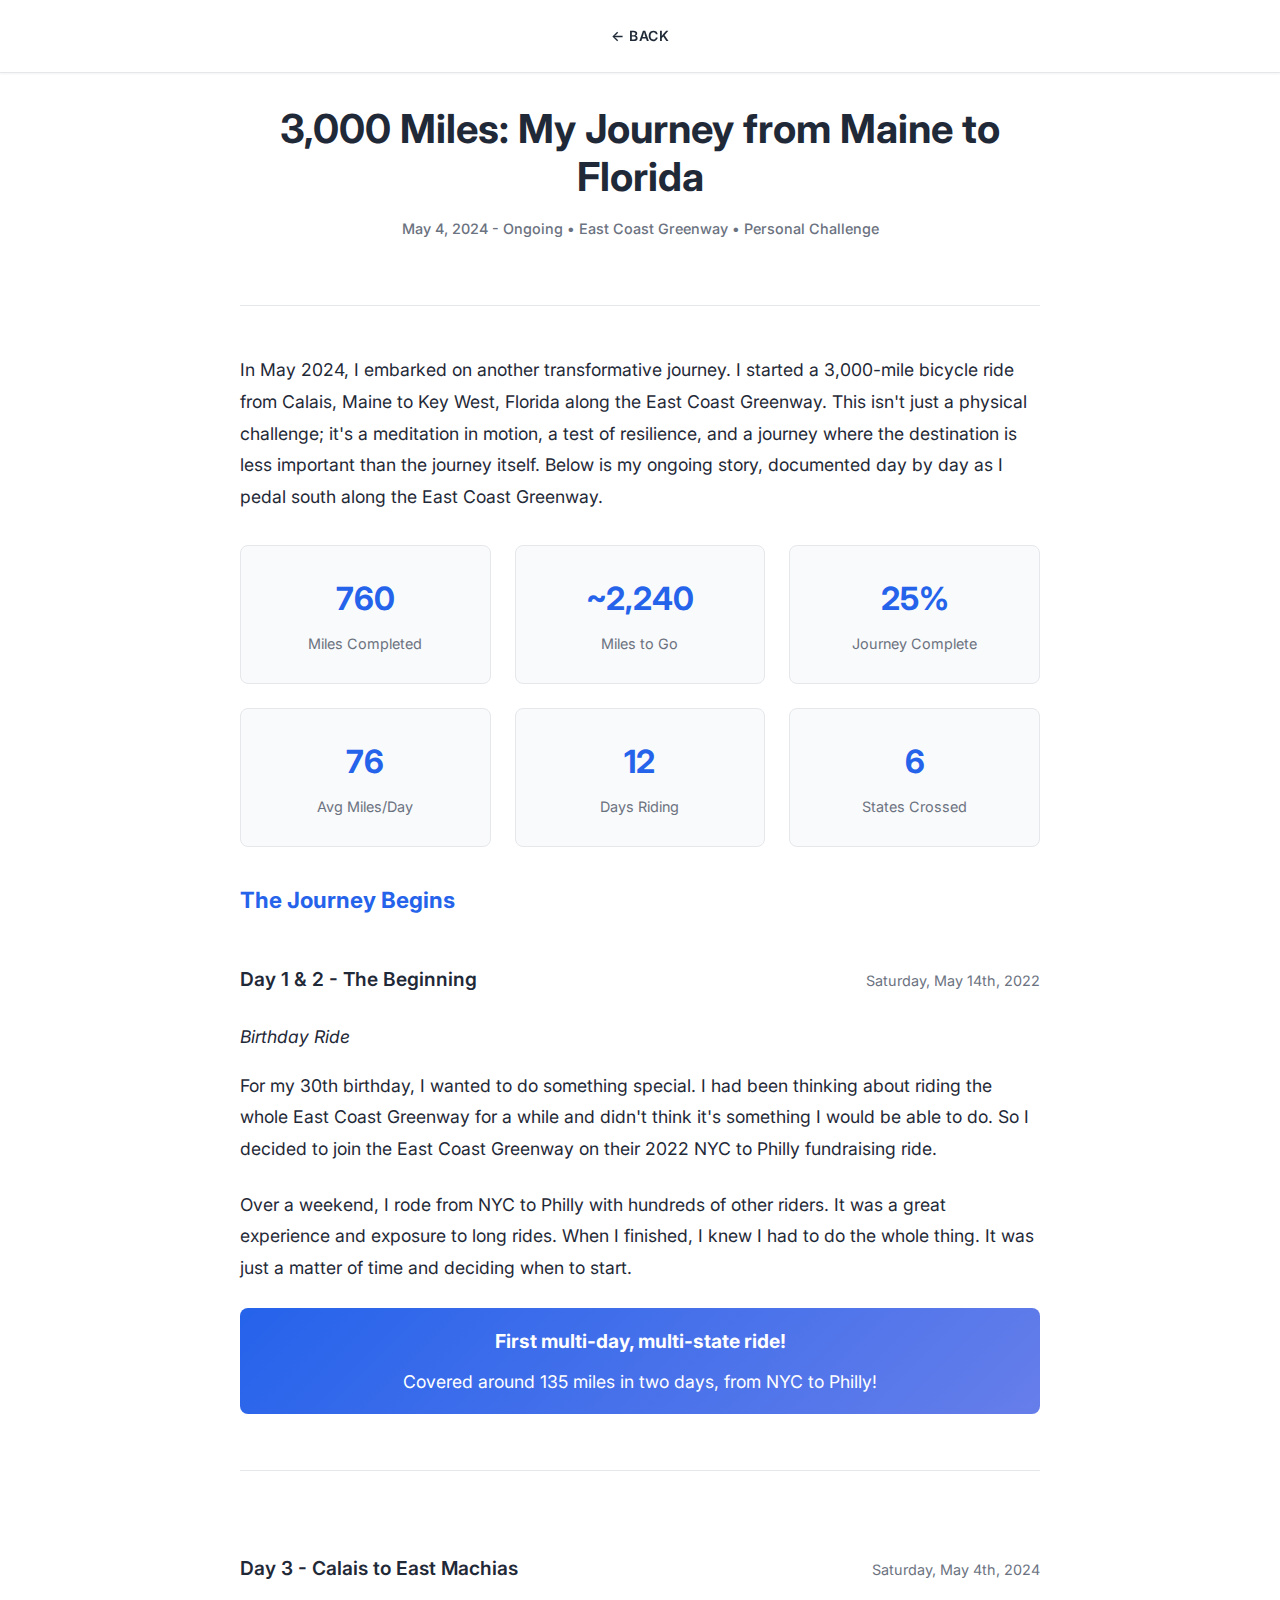
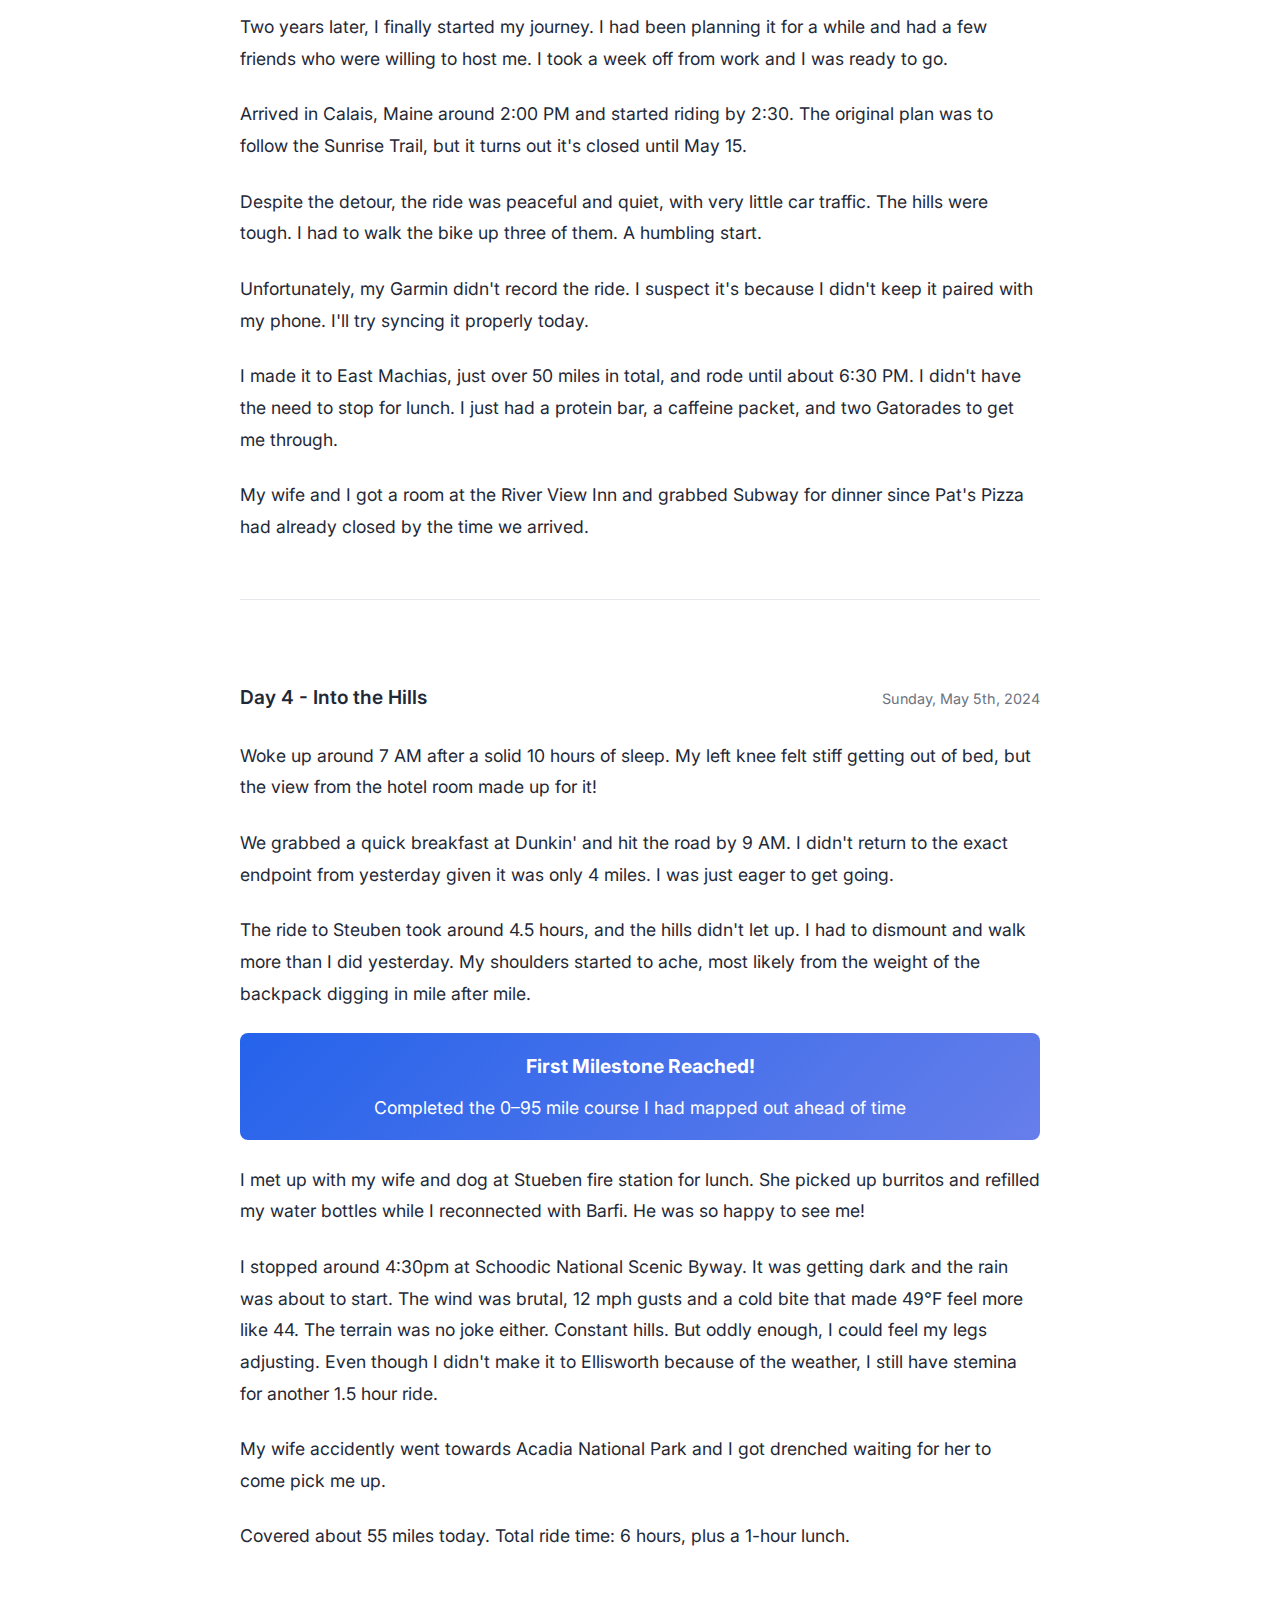
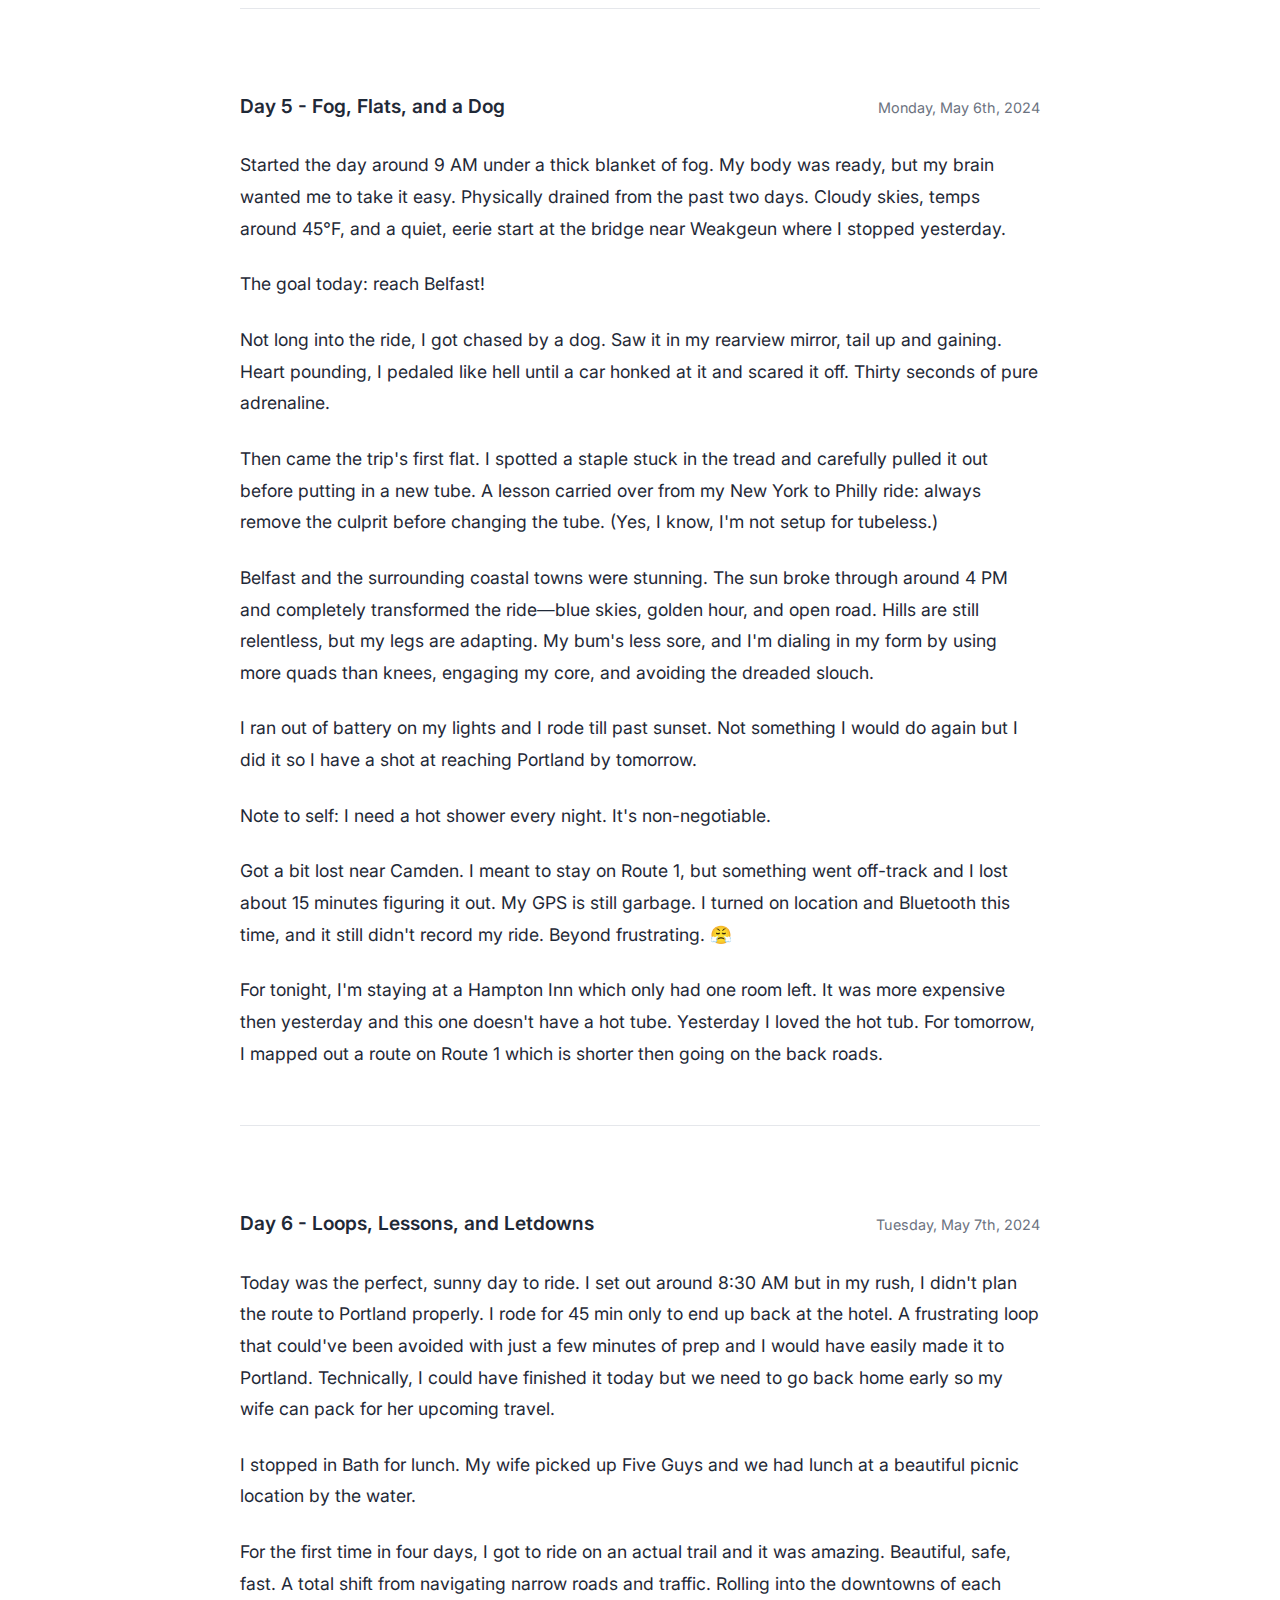
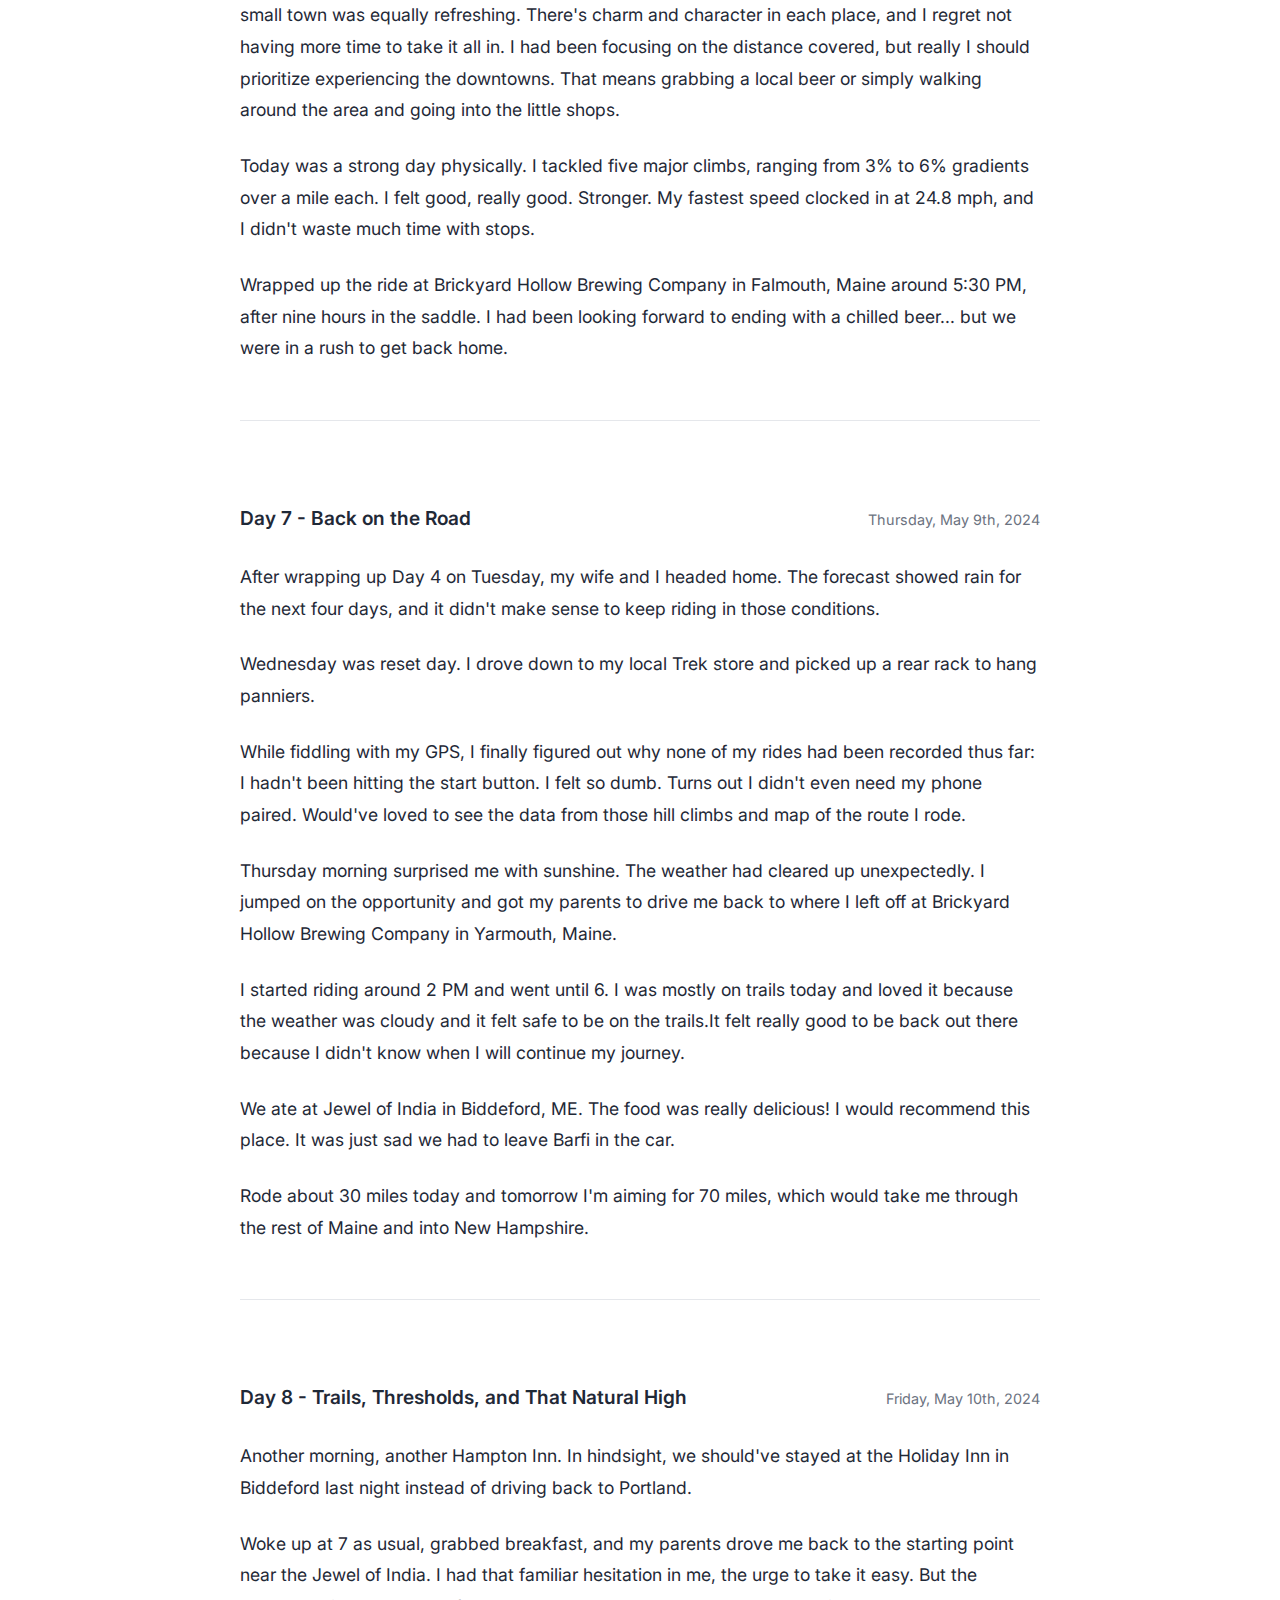
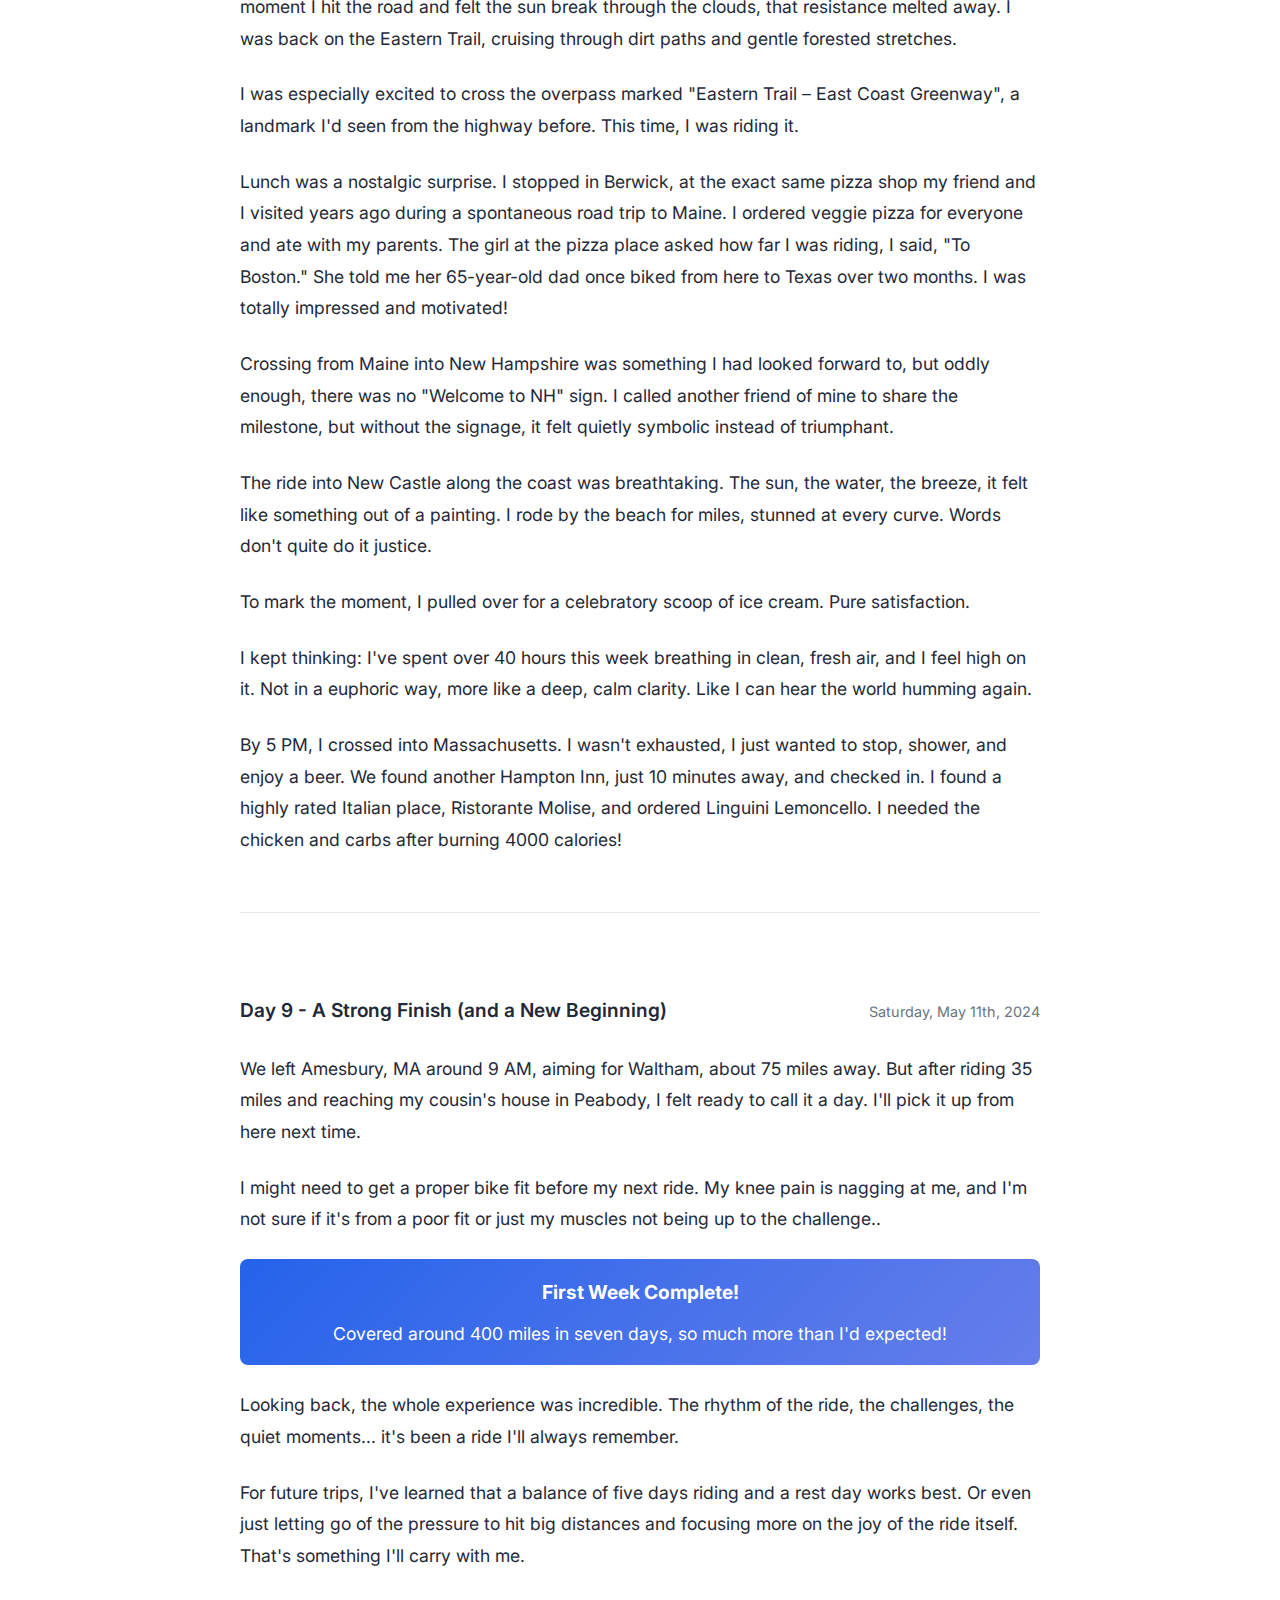
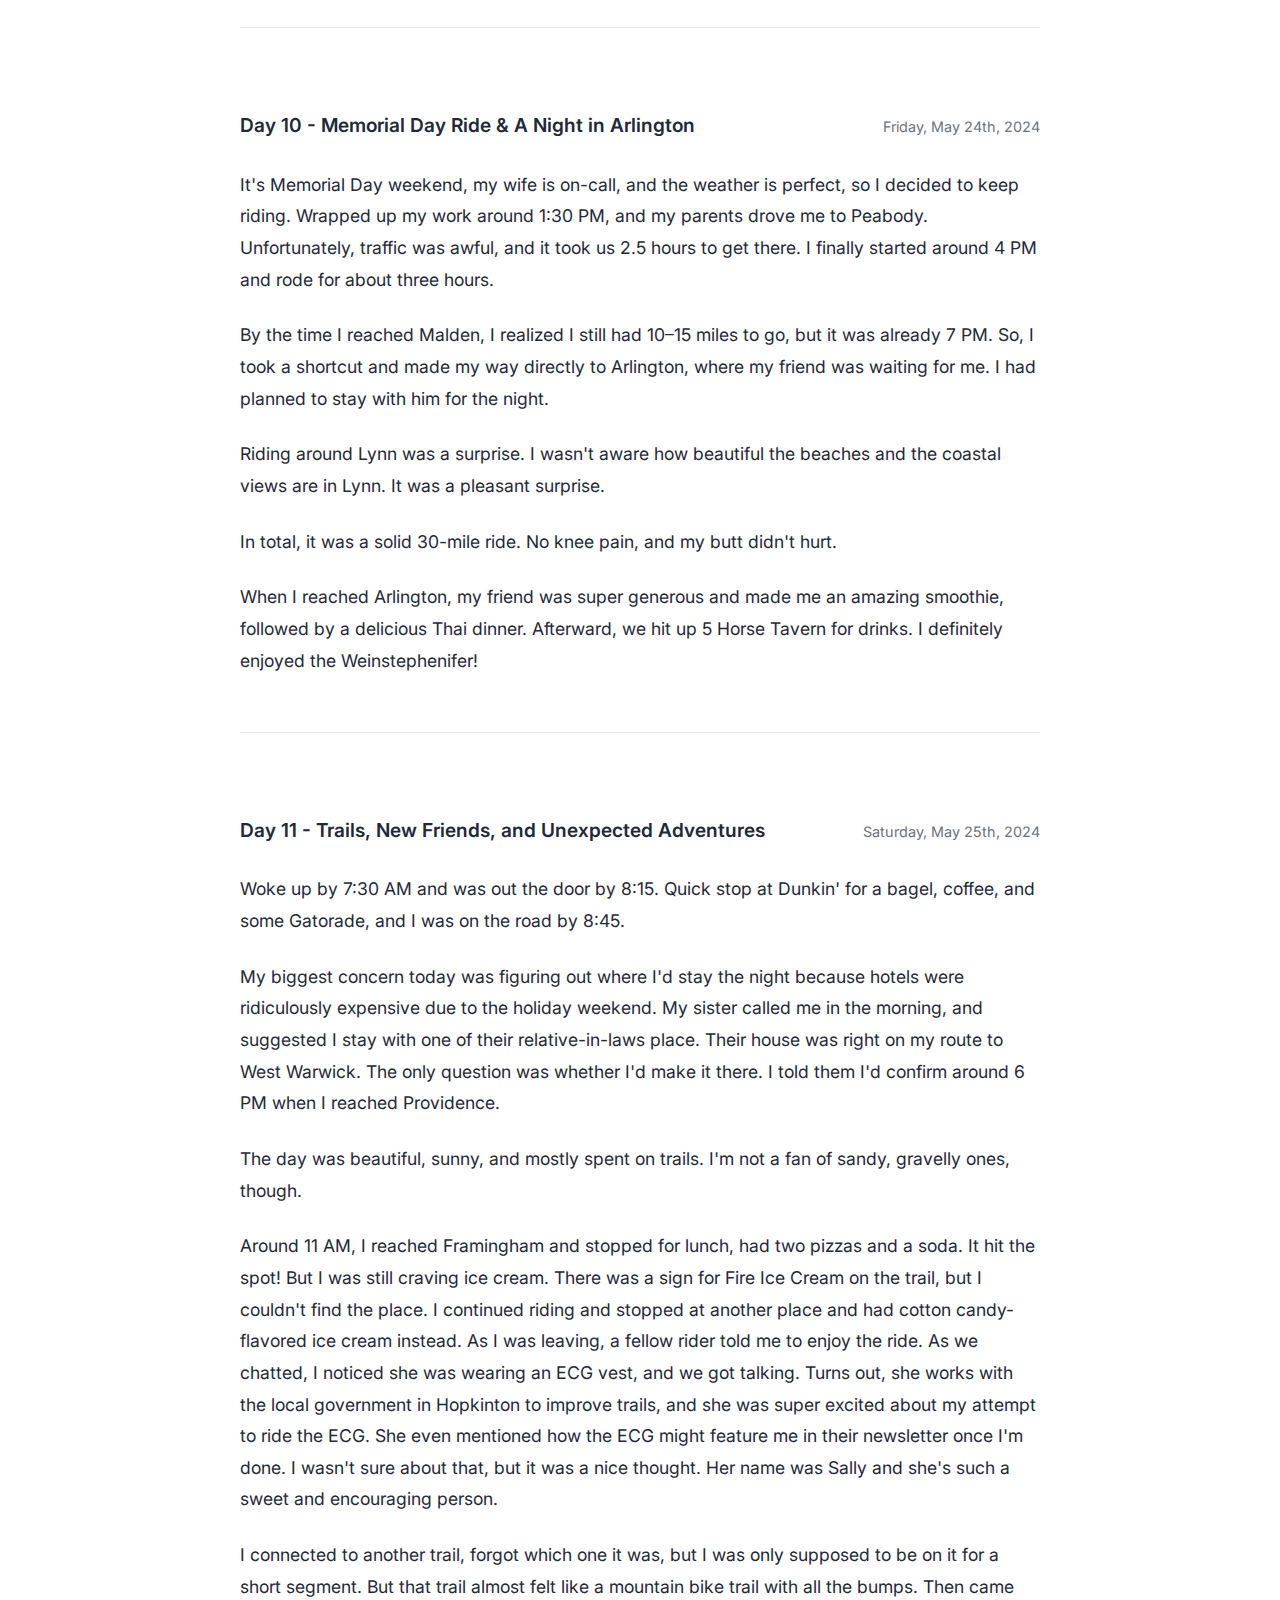
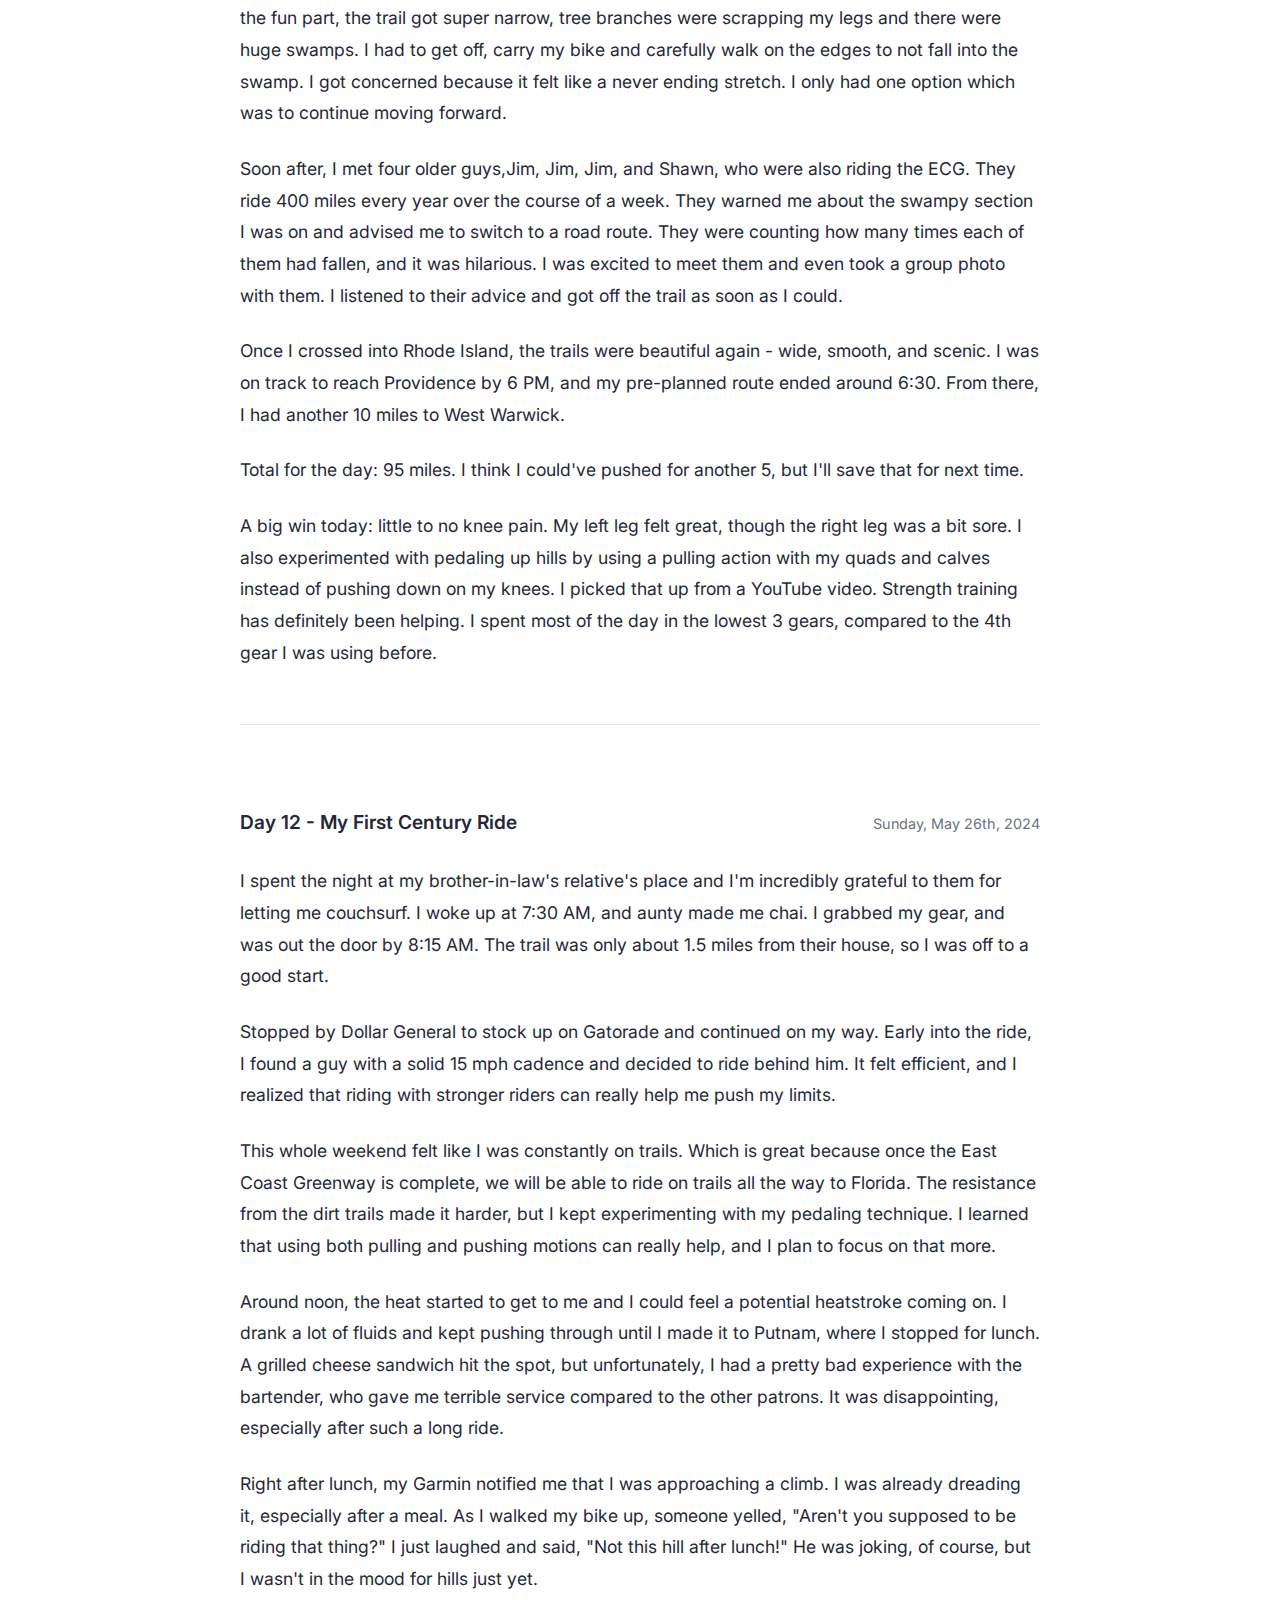
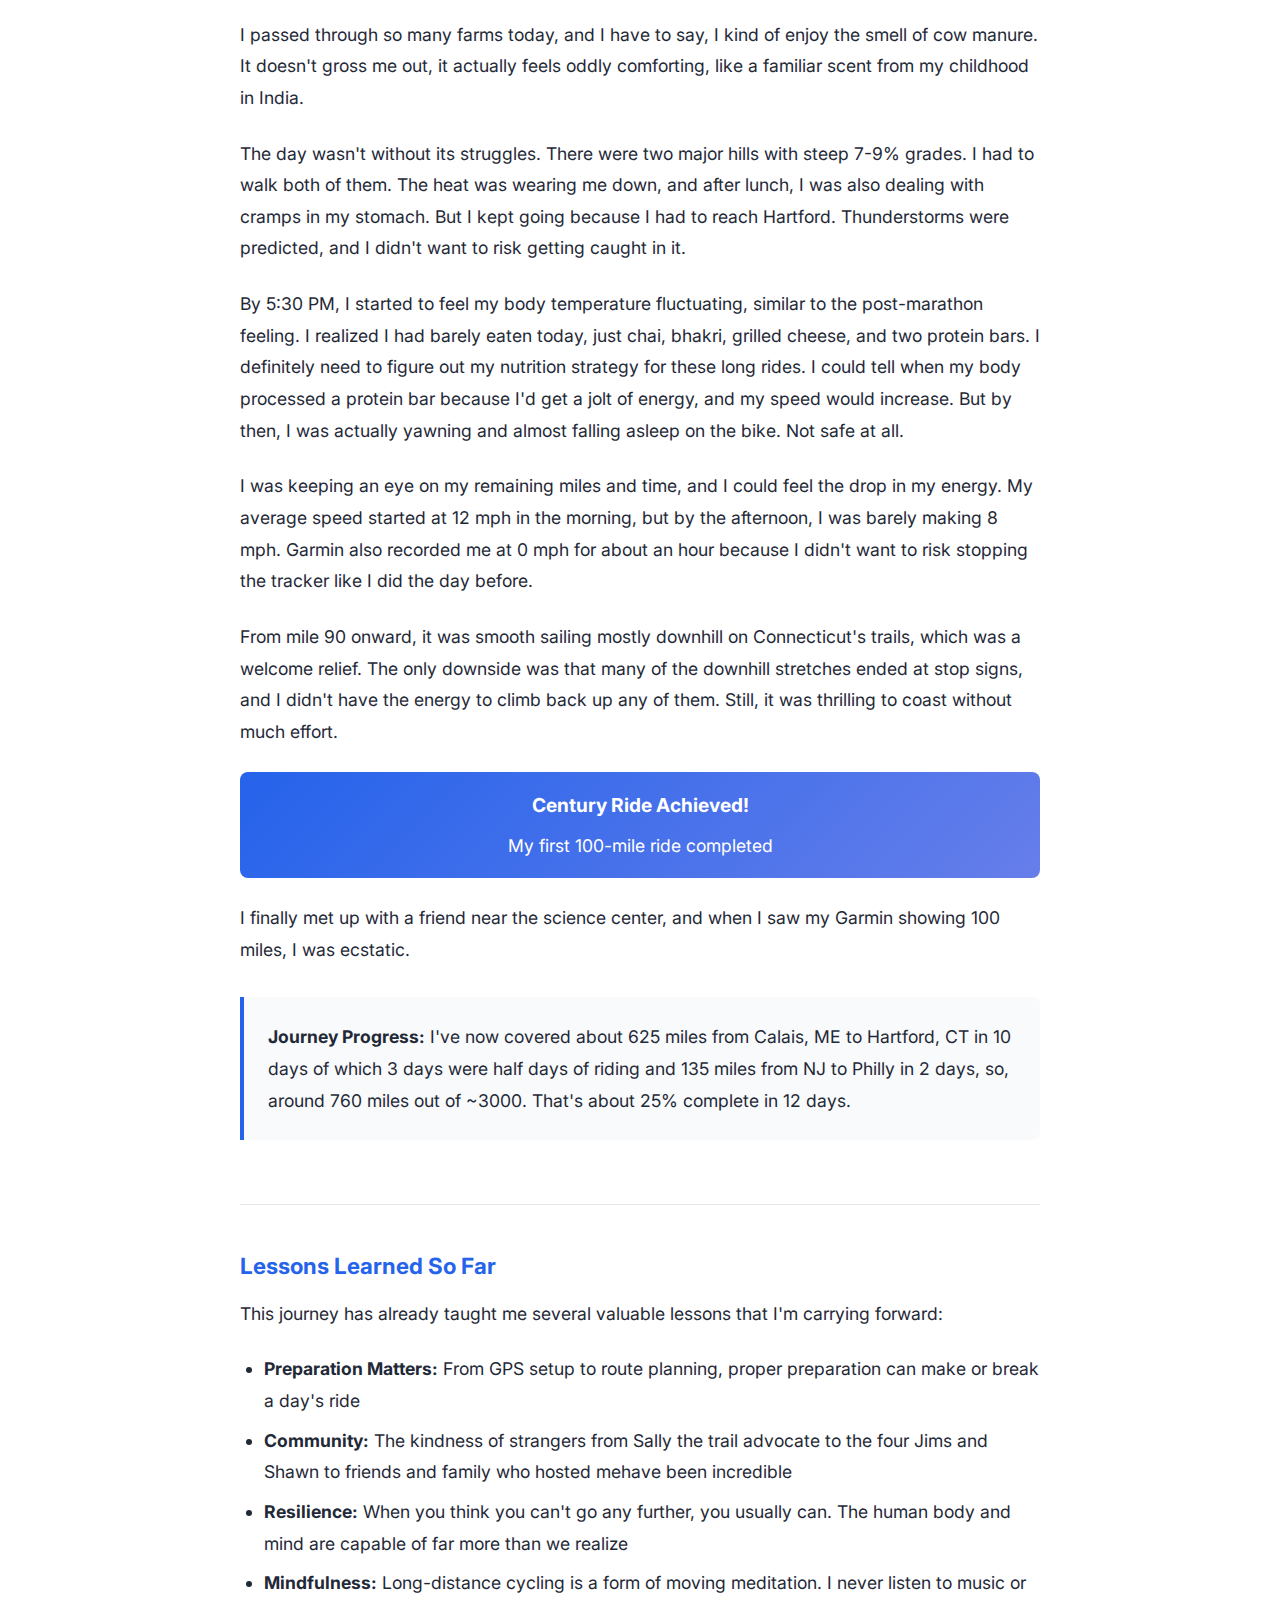
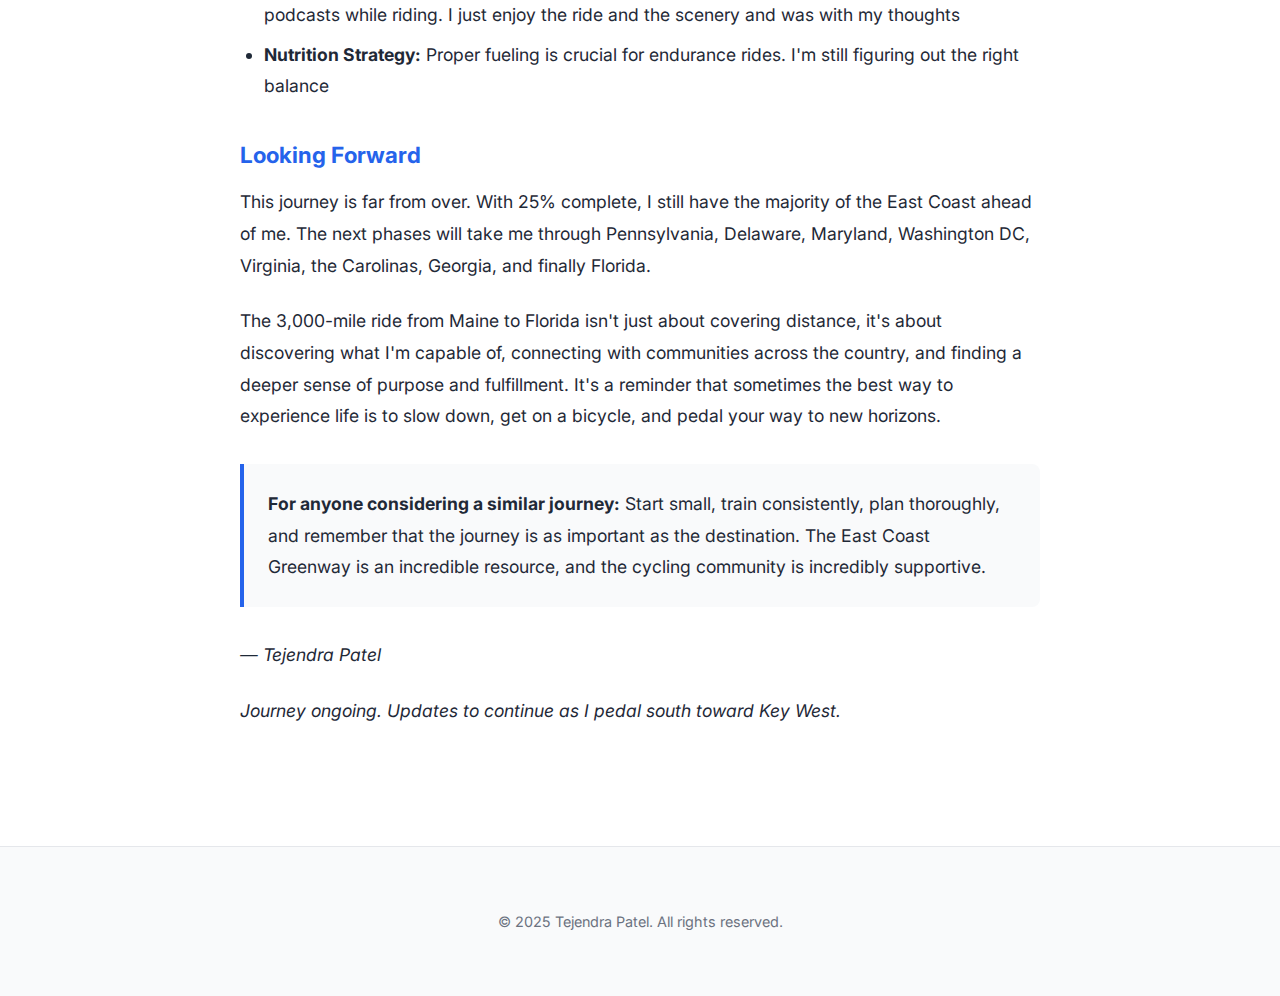
<file: blog-bike-ride.html>
<!DOCTYPE html>
<html lang="en">
<head>
    <meta charset="UTF-8">
    <meta name="viewport" content="width=device-width, initial-scale=1.0">
    <title>3,000 Miles: My Journey from Maine to Florida - Tejendra Patel</title>
    <link rel="icon" type="image/svg+xml" href="data:image/svg+xml,<svg xmlns='http://www.w3.org/2000/svg' viewBox='0 0 100 100'><rect width='100' height='100' fill='%232563eb' rx='20'/><text x='50' y='65' font-family='Arial, sans-serif' font-size='50' font-weight='bold' text-anchor='middle' fill='white'>T</text></svg>">
    <link rel="stylesheet" href="styles.css">
    <link rel="preconnect" href="https://fonts.googleapis.com">
    <link rel="preconnect" href="https://fonts.gstatic.com" crossorigin>
    <link href="https://fonts.googleapis.com/css2?family=Inter:wght@400;600;700&family=Lora:wght@500&display=swap" rel="stylesheet">
    <style>
    </style>
</head>
<body>
    <nav>
        <div class="container">
            <a href="index.html">← Back</a>
        </div>
    </nav>

    <main class="container">
        <article class="blog-post">
            <div class="blog-header">
                <h1 class="blog-title">3,000 Miles: My Journey from Maine to Florida</h1>
                <div class="blog-meta">
                    <time datetime="2024-05-04">May 4, 2024 - Ongoing</time> • 
                    <span>East Coast Greenway</span> • 
                    <span>Personal Challenge</span>
                </div>
            </div>

            <div class="blog-content">
                <p>In May 2024, I embarked on another transformative journey. I started a 3,000-mile bicycle ride from Calais, Maine to Key West, Florida along the East Coast Greenway. This isn't just a physical challenge; it's a meditation in motion, a test of resilience, and a journey where the destination is less important than the journey itself. Below is my ongoing story, documented day by day as I pedal south along the East Coast Greenway.</p>

                <div class="stats-grid">
                    <div class="stat-item">
                        <span class="stat-number">760</span>
                        <span class="stat-label">Miles Completed</span>
                    </div>
                    <div class="stat-item">
                        <span class="stat-number">~2,240</span>
                        <span class="stat-label">Miles to Go</span>
                    </div>
                    <div class="stat-item">
                        <span class="stat-number">25%</span>
                        <span class="stat-label">Journey Complete</span>
                    </div>
                    <div class="stat-item">
                        <span class="stat-number">76</span>
                        <span class="stat-label">Avg Miles/Day</span>
                    </div>
                    <div class="stat-item">
                        <span class="stat-number">12</span>
                        <span class="stat-label">Days Riding</span>
                    </div>
                    <div class="stat-item">
                        <span class="stat-number">6</span>
                        <span class="stat-label">States Crossed</span>
                    </div>
                    
                </div>

                <h3>The Journey Begins</h3>

                <div class="day-entry">
                    <div class="day-header">
                        <h4 class="day-title">Day 1 & 2 - The Beginning</h4>
                        <span class="day-date">Saturday, May 14th, 2022</span>
                    </div>
                    <div class="day-subtitle">Birthday Ride</div>

                    <p>For my 30th birthday, I wanted to do something special. I had been thinking about riding the whole East Coast Greenway for a while and didn't think it's something I would be able to do. So I decided to join the East Coast Greenway on their 2022 NYC to Philly fundraising ride.</p>

                    <p>Over a weekend, I rode from NYC to Philly with hundreds of other riders. It was a great experience and exposure to long rides. When I finished, I knew I had to do the whole thing. It was just a matter of time and deciding when to start.</p>

                    <div class="milestone">
                        <strong>First multi-day, multi-state ride!</strong>
                        Covered around 135 miles in two days, from NYC to Philly!
                    </div>
                </div>

                <div class="day-entry">
                    <div class="day-header">
                        <h4 class="day-title">Day 3 - Calais to East Machias</h4>
                        <span class="day-date">Saturday, May 4th, 2024</span>
                    </div>
                    
                    <p>Two years later, I finally started my journey. I had been planning it for a while and had a few friends who were willing to host me. I took a week off from work and I was ready to go.</p>

                    <p>Arrived in Calais, Maine around 2:00 PM and started riding by 2:30. The original plan was to follow the Sunrise Trail, but it turns out it's closed until May 15.</p>
                    
                    <p>Despite the detour, the ride was peaceful and quiet, with very little car traffic. The hills were tough. I had to walk the bike up three of them. A humbling start.</p>
                    
                    <p>Unfortunately, my Garmin didn't record the ride. I suspect it's because I didn't keep it paired with my phone. I'll try syncing it properly today.</p>
                    
                    <p>I made it to East Machias, just over 50 miles in total, and rode until about 6:30 PM. I didn't have the need to stop for lunch. I just had a protein bar, a caffeine packet, and two Gatorades to get me through.</p>
                    
                    <p>My wife and I got a room at the River View Inn and grabbed Subway for dinner since Pat's Pizza had already closed by the time we arrived.</p>
                </div>

                <div class="day-entry">
                    <div class="day-header">
                        <h4 class="day-title">Day 4 - Into the Hills</h4>
                        <span class="day-date">Sunday, May 5th, 2024</span>
                    </div>
                    
                    <p>Woke up around 7 AM after a solid 10 hours of sleep. My left knee felt stiff getting out of bed, but the view from the hotel room made up for it!</p>
                    
                    <p>We grabbed a quick breakfast at Dunkin' and hit the road by 9 AM. I didn't return to the exact endpoint from yesterday given it was only 4 miles. I was just eager to get going.</p>
                    
                    <p>The ride to Steuben took around 4.5 hours, and the hills didn't let up. I had to dismount and walk more than I did yesterday. My shoulders started to ache, most likely from the weight of the backpack digging in mile after mile.</p>
                    
                    <div class="milestone">
                        <strong>First Milestone Reached!</strong>
                        Completed the 0–95 mile course I had mapped out ahead of time
                    </div>

                    <p>I met up with my wife and dog at Stueben fire station for lunch. She picked up burritos and refilled my water bottles while I reconnected with Barfi. He was so happy to see me!</p>
                    
                    <p>I stopped around 4:30pm at Schoodic National Scenic Byway. It was getting dark and the rain was about to start. The wind was brutal, 12 mph gusts and a cold bite that made 49°F feel more like 44. The terrain was no joke either. Constant hills. But oddly enough, I could feel my legs adjusting. Even though I didn't make it to Ellisworth because of the weather, I still have stemina for another 1.5 hour ride.</p>
                    
                    <p>My wife accidently went towards Acadia National Park and I got drenched waiting for her to come pick me up.</p>

                    <p>Covered about 55 miles today. Total ride time: 6 hours, plus a 1-hour lunch.</p>
                </div>

                <div class="day-entry">
                    <div class="day-header">
                        <h4 class="day-title">Day 5 - Fog, Flats, and a Dog</h4>
                        <span class="day-date">Monday, May 6th, 2024</span>
                    </div>
                    
                    <p>Started the day around 9 AM under a thick blanket of fog. My body was ready, but my brain wanted me to take it easy. Physically drained from the past two days. Cloudy skies, temps around 45°F, and a quiet, eerie start at the bridge near Weakgeun where I stopped yesterday.</p>
                    
                    <p>The goal today: reach Belfast!</p>
                    
                    <p>Not long into the ride, I got chased by a dog. Saw it in my rearview mirror, tail up and gaining. Heart pounding, I pedaled like hell until a car honked at it and scared it off. Thirty seconds of pure adrenaline.</p>
                    
                    <p>Then came the trip's first flat. I spotted a staple stuck in the tread and carefully pulled it out before putting in a new tube. A lesson carried over from my New York to Philly ride: always remove the culprit before changing the tube. (Yes, I know, I'm not setup for tubeless.)</p>
                    
                    <p>Belfast and the surrounding coastal towns were stunning. The sun broke through around 4 PM and completely transformed the ride—blue skies, golden hour, and open road. Hills are still relentless, but my legs are adapting. My bum's less sore, and I'm dialing in my form by using more quads than knees, engaging my core, and avoiding the dreaded slouch.</p>

                    <p>I ran out of battery on my lights and I rode till past sunset. Not something I would do again but I did it so I have a shot at reaching Portland by tomorrow.</p>
                    
                    <p>Note to self: I need a hot shower every night. It's non-negotiable.</p>

                    <p>Got a bit lost near Camden. I meant to stay on Route 1, but something went off-track and I lost about 15 minutes figuring it out. My GPS is still garbage. I turned on location and Bluetooth this time, and it still didn't record my ride. Beyond frustrating. 😤</p>

                    <p>For tonight, I'm staying at a Hampton Inn which only had one room left. It was more expensive then yesterday and this one doesn't have a hot tube. Yesterday I loved the hot tub. For tomorrow, I mapped out a route on Route 1 which is shorter then going on the back roads.</p>
                </div>

                <div class="day-entry">
                    <div class="day-header">
                        <h4 class="day-title">Day 6 - Loops, Lessons, and Letdowns</h4>
                        <span class="day-date">Tuesday, May 7th, 2024</span>
                    </div>

                    <p>Today was  the perfect, sunny day to ride. I set out around 8:30 AM but in my rush, I didn't plan the route to Portland properly. I rode for 45 min only to end up back at the hotel. A frustrating loop that could've been avoided with just a few minutes of prep and I would have easily made it to Portland. Technically, I could have finished it today but we need to go back home early so my wife can pack for her upcoming travel.</p>

                    <p>I stopped in Bath for lunch. My wife picked up Five Guys and we had lunch at a beautiful picnic location by the water.</p>
              
                    <p>For the first time in four days, I got to ride on an actual trail and it was amazing. Beautiful, safe, fast. A total shift from navigating narrow roads and traffic. Rolling into the downtowns of each small town was equally refreshing. There's charm and character in each place, and I regret not having more time to take it all in. I had been focusing on the distance covered, but really I should prioritize experiencing the downtowns. That means grabbing a local beer or simply walking around the area and going into the little shops.</p>
                    
                    <p>Today was a strong day physically. I tackled five major climbs, ranging from 3% to 6% gradients over a mile each. I felt good, really good. Stronger. My fastest speed clocked in at 24.8 mph, and I didn't waste much time with stops.</p>
                    
                    <p>Wrapped up the ride at Brickyard Hollow Brewing Company in Falmouth, Maine around 5:30 PM, after nine hours in the saddle. I had been looking forward to ending with a chilled beer... but we were in a rush to get back home.</p>
                </div>

                <div class="day-entry">
                    <div class="day-header">
                        <h4 class="day-title">Day 7 - Back on the Road</h4>
                        <span class="day-date">Thursday, May 9th, 2024</span>
                    </div>
                    
                    <p>After wrapping up Day 4 on Tuesday, my wife and I headed home. The forecast showed rain for the next four days, and it didn't make sense to keep riding in those conditions.</p>
                    
                    <p>Wednesday was reset day. I drove down to my local Trek store and picked up a rear rack to hang panniers.</p>
                    
                    <p>While fiddling with my GPS, I finally figured out why none of my rides had been recorded thus far: I hadn't been hitting the start button. I felt so dumb. Turns out I didn't even need my phone paired. Would've loved to see the data from those hill climbs and map of the route I rode.</p>
                    
                    <p>Thursday morning surprised me with sunshine. The weather had cleared up unexpectedly. I jumped on the opportunity and got my parents to drive me back to where I left off at Brickyard Hollow Brewing Company in Yarmouth, Maine.</p>
                    
                    <p>I started riding around 2 PM and went until 6. I was mostly on trails today and loved it because the weather was cloudy and it felt safe to be on the trails.It felt really good to be back out there because I didn't know when I will continue my journey.</p>
                    
                    <p>We ate at Jewel of India in Biddeford, ME. The food was really delicious! I would recommend this place. It was just sad we had to leave Barfi in the car.</p>
                    
                    <p>Rode about 30 miles today and tomorrow I'm aiming for 70 miles, which would take me through the rest of Maine and into New Hampshire.</p>
                </div>

                <div class="day-entry">
                    <div class="day-header">
                        <h4 class="day-title">Day 8 - Trails, Thresholds, and That Natural High</h4>
                        <span class="day-date">Friday, May 10th, 2024</span>
                    </div>
                    
                    <p>Another morning, another Hampton Inn. In hindsight, we should've stayed at the Holiday Inn in Biddeford last night instead of driving back to Portland.</p>
                    
                    <p>Woke up at 7 as usual, grabbed breakfast, and my parents drove me back to the starting point near the Jewel of India. I had that familiar hesitation in me, the urge to take it easy. But the moment I hit the road and felt the sun break through the clouds, that resistance melted away. I was back on the Eastern Trail, cruising through dirt paths and gentle forested stretches.</p>
                    
                    <p>I was especially excited to cross the overpass marked "Eastern Trail – East Coast Greenway", a landmark I'd seen from the highway before. This time, I was riding it.</p>
                    
                    <p>Lunch was a nostalgic surprise. I stopped in Berwick, at the exact same pizza shop my friend and I visited years ago during a spontaneous road trip to Maine. I ordered veggie pizza for everyone and ate with my parents. The girl at the pizza place asked how far I was riding, I said, "To Boston." She told me her 65-year-old dad once biked from here to Texas over two months. I was totally impressed and motivated!</p>
                    
                    <p>Crossing from Maine into New Hampshire was something I had looked forward to, but oddly enough, there was no "Welcome to NH" sign. I called another friend of mine to share the milestone, but without the signage, it felt quietly symbolic instead of triumphant.</p>
                    
                    <p>The ride into New Castle along the coast was breathtaking. The sun, the water, the breeze, it felt like something out of a painting. I rode by the beach for miles, stunned at every curve. Words don't quite do it justice.</p>
                    
                    <p>To mark the moment, I pulled over for a celebratory scoop of ice cream. Pure satisfaction.</p>
                    
                    <p>I kept thinking: I've spent over 40 hours this week breathing in clean, fresh air, and I feel high on it. Not in a euphoric way, more like a deep, calm clarity. Like I can hear the world humming again.</p>
                    
                    <p>By 5 PM, I crossed into Massachusetts. I wasn't exhausted, I just wanted to stop, shower, and enjoy a beer. We found another Hampton Inn, just 10 minutes away, and checked in. I found a highly rated Italian place, Ristorante Molise, and ordered Linguini Lemoncello. I needed the chicken and carbs after burning 4000 calories!</p>
                </div>

                <div class="day-entry">
                    <div class="day-header">
                        <h4 class="day-title">Day 9 - A Strong Finish (and a New Beginning)</h4>
                        <span class="day-date">Saturday, May 11th, 2024</span>
                    </div>
                    
                    <p>We left Amesbury, MA around 9 AM, aiming for Waltham, about 75 miles away. But after riding 35 miles and reaching my cousin's house in Peabody, I felt ready to call it a day. I'll pick it up from here next time.</p>
                    
                    <p>I might need to get a proper bike fit before my next ride. My knee pain is nagging at me, and I'm not sure if it's from a poor fit or just my muscles not being up to the challenge..</p>
                    
                    <div class="milestone">
                        <strong>First Week Complete!</strong>
                        Covered around 400 miles in seven days, so much more than I'd expected!
                    </div>
                    
                    <p>Looking back, the whole experience was incredible. The rhythm of the ride, the challenges, the quiet moments... it's been a ride I'll always remember.</p>
                    
                    <p>For future trips, I've learned that a balance of five days riding and a rest day works best. Or even just letting go of the pressure to hit big distances and focusing more on the joy of the ride itself. That's something I'll carry with me.</p>
                </div>

                <div class="day-entry">
                    <div class="day-header">
                        <h4 class="day-title">Day 10 - Memorial Day Ride & A Night in Arlington</h4>
                        <span class="day-date">Friday, May 24th, 2024</span>
                    </div>
                    
                    <p>It's Memorial Day weekend, my wife is on-call, and the weather is perfect, so I decided to keep riding. Wrapped up my work around 1:30 PM, and my parents drove me to Peabody. Unfortunately, traffic was awful, and it took us 2.5 hours to get there. I finally started around 4 PM and rode for about three hours.</p>
                    
                    <p>By the time I reached Malden, I realized I still had 10–15 miles to go, but it was already 7 PM. So, I took a shortcut and made my way directly to Arlington, where my friend was waiting for me. I had planned to stay with him for the night.</p>
                    
                    <p>Riding around Lynn was a surprise. I wasn't aware how beautiful the beaches and the coastal views are in Lynn. It was a pleasant surprise.</p>
                    
                    <p>In total, it was a solid 30-mile ride. No knee pain, and my butt didn't hurt.</p>
                    
                    <p>When I reached Arlington, my friend was super generous and made me an amazing smoothie, followed by a delicious Thai dinner. Afterward, we hit up 5 Horse Tavern for drinks. I definitely enjoyed the Weinstephenifer!</p>
                </div>

                <div class="day-entry">
                    <div class="day-header">
                        <h4 class="day-title">Day 11 - Trails, New Friends, and Unexpected Adventures</h4>
                        <span class="day-date">Saturday, May 25th, 2024</span>
                    </div>
                    
                    <p>Woke up by 7:30 AM and was out the door by 8:15. Quick stop at Dunkin' for a bagel, coffee, and some Gatorade, and I was on the road by 8:45.</p>
                    
                    <p>My biggest concern today was figuring out where I'd stay the night because hotels were ridiculously expensive due to the holiday weekend. My sister called me in the morning, and suggested I stay with one of their relative-in-laws place. Their house was right on my route to West Warwick. The only question was whether I'd make it there. I told them I'd confirm around 6 PM when I reached Providence.</p>
                    
                    <p>The day was beautiful, sunny, and mostly spent on trails. I'm not a fan of sandy, gravelly ones, though.</p>
                    
                    <p>Around 11 AM, I reached Framingham and stopped for lunch, had two pizzas and a soda. It hit the spot! But I was still craving ice cream. There was a sign for Fire Ice Cream on the trail, but I couldn't find the place. I continued riding and stopped at another place and had cotton candy-flavored ice cream instead. As I was leaving, a fellow rider told me to enjoy the ride. As we chatted, I noticed she was wearing an ECG vest, and we got talking. Turns out, she works with the local government in Hopkinton to improve trails, and she was super excited about my attempt to ride the ECG. She even mentioned how the ECG might feature me in their newsletter once I'm done. I wasn't sure about that, but it was a nice thought. Her name was Sally and she's such a sweet and encouraging person.</p>
                    
                    <p>I connected to another trail, forgot which one it was, but I was only supposed to be on it for a short segment. But that trail almost felt like a mountain bike trail with all the bumps. Then came the fun part, the trail got super narrow, tree branches were scrapping my legs and there were huge swamps. I had to get off, carry my bike and carefully walk on the edges to not fall into the swamp. I got concerned because it felt like a never ending stretch. I only had one option which was to continue moving forward.</p>

                    <p>Soon after, I met four older guys,Jim, Jim, Jim, and Shawn, who were also riding the ECG. They ride 400 miles every year over the course of a week. They warned me about the swampy section I was on and advised me to switch to a road route. They were counting how many times each of them had fallen, and it was hilarious. I was excited to meet them and even took a group photo with them. I listened to their advice and got off the trail as soon as I could.</p>
                    
                    <p>Once I crossed into Rhode Island, the trails were beautiful again - wide, smooth, and scenic. I was on track to reach Providence by 6 PM, and my pre-planned route ended around 6:30. From there, I had another 10 miles to West Warwick.</p>
                    
                    <p>Total for the day: 95 miles. I think I could've pushed for another 5, but I'll save that for next time.</p>
                    
                    <p>A big win today: little to no knee pain. My left leg felt great, though the right leg was a bit sore. I also experimented with pedaling up hills by using a pulling action with my quads and calves instead of pushing down on my knees. I picked that up from a YouTube video. Strength training has definitely been helping. I spent most of the day in the lowest 3 gears, compared to the 4th gear I was using before.</p>
                </div>

                <div class="day-entry">
                    <div class="day-header">
                        <h4 class="day-title">Day 12 - My First Century Ride</h4>
                        <span class="day-date">Sunday, May 26th, 2024</span>
                    </div>
                    
                    <p>I spent the night at my brother-in-law's relative's place and I'm incredibly grateful to them for letting me couchsurf. I woke up at 7:30 AM, and aunty made me chai. I grabbed my gear, and was out the door by 8:15 AM. The trail was only about 1.5 miles from their house, so I was off to a good start.</p>
                    
                    <p>Stopped by Dollar General to stock up on Gatorade and continued on my way. Early into the ride, I found a guy with a solid 15 mph cadence and decided to ride behind him. It felt efficient, and I realized that riding with stronger riders can really help me push my limits.</p>
                    
                    <p>This whole weekend felt like I was constantly on trails. Which is great because once the East Coast Greenway is complete, we will be able to ride on trails all the way to Florida. The resistance from the dirt trails made it harder, but I kept experimenting with my pedaling technique. I learned that using both pulling and pushing motions can really help, and I plan to focus on that more.</p>
                    
                    <p>Around noon, the heat started to get to me and I could feel a potential heatstroke coming on. I drank a lot of fluids and kept pushing through until I made it to Putnam, where I stopped for lunch. A grilled cheese sandwich hit the spot, but unfortunately, I had a pretty bad experience with the bartender, who gave me terrible service compared to the other patrons. It was disappointing, especially after such a long ride.</p>
                    
                    <p>Right after lunch, my Garmin notified me that I was approaching a climb. I was already dreading it, especially after a meal. As I walked my bike up, someone yelled, "Aren't you supposed to be riding that thing?" I just laughed and said, "Not this hill after lunch!" He was joking, of course, but I wasn't in the mood for hills just yet.</p>
                    
                    <p>I passed through so many farms today, and I have to say, I kind of enjoy the smell of cow manure. It doesn't gross me out, it actually feels oddly comforting, like a familiar scent from my childhood in India.</p>
                    
                    <p>The day wasn't without its struggles. There were two major hills with steep 7-9% grades. I had to walk both of them. The heat was wearing me down, and after lunch, I was also dealing with cramps in my stomach. But I kept going because I had to reach Hartford. Thunderstorms were predicted, and I didn't want to risk getting caught in it.</p>
                    
                    <p>By 5:30 PM, I started to feel my body temperature fluctuating, similar to the post-marathon feeling. I realized I had barely eaten today, just chai, bhakri, grilled cheese, and two protein bars. I definitely need to figure out my nutrition strategy for these long rides. I could tell when my body processed a protein bar because I'd get a jolt of energy, and my speed would increase. But by then, I was actually yawning and almost falling asleep on the bike. Not safe at all.</p>
                    
                    <p>I was keeping an eye on my remaining miles and time, and I could feel the drop in my energy. My average speed started at 12 mph in the morning, but by the afternoon, I was barely making 8 mph. Garmin also recorded me at 0 mph for about an hour because I didn't want to risk stopping the tracker like I did the day before.</p>
                    
                    <p>From mile 90 onward, it was smooth sailing mostly downhill on Connecticut's trails, which was a welcome relief. The only downside was that many of the downhill stretches ended at stop signs, and I didn't have the energy to climb back up any of them. Still, it was thrilling to coast without much effort.</p>
                    
                    <div class="milestone">
                        <strong>Century Ride Achieved!</strong>
                        My first 100-mile ride completed
                    </div>

                    <p>I finally met up with a friend near the science center, and when I saw my Garmin showing 100 miles, I was ecstatic.</p>
                    
                    <div class="highlight-box">
                        <strong>Journey Progress:</strong> I've now covered about 625 miles from Calais, ME to Hartford, CT in 10 days of which 3 days were half days of riding and 135 miles from NJ to Philly in 2 days, so, around 760 miles out of ~3000. That's about 25% complete in 12 days.
                    </div>
                </div>

                <h3>Lessons Learned So Far</h3>
                <p>This journey has already taught me several valuable lessons that I'm carrying forward:</p>
                <ul>
                    <li><strong>Preparation Matters:</strong> From GPS setup to route planning, proper preparation can make or break a day's ride</li>
                    <li><strong>Community:</strong> The kindness of strangers from Sally the trail advocate to the four Jims and Shawn to friends and family who hosted mehave been incredible</li>
                    <li><strong>Resilience:</strong> When you think you can't go any further, you usually can. The human body and mind are capable of far more than we realize</li>
                    <li><strong>Mindfulness:</strong> Long-distance cycling is a form of moving meditation. I never listen to music or podcasts while riding. I just enjoy the ride and the scenery and was with my thoughts</li>
                    <li><strong>Nutrition Strategy:</strong> Proper fueling is crucial for endurance rides. I'm still figuring out the right balance</li>
                </ul>

                <h3>Looking Forward</h3>
                <p>This journey is far from over. With 25% complete, I still have the majority of the East Coast ahead of me. The next phases will take me through Pennsylvania, Delaware, Maryland, Washington DC, Virginia, the Carolinas, Georgia, and finally Florida.</p>

                <p>The 3,000-mile ride from Maine to Florida isn't just about covering distance, it's about discovering what I'm capable of, connecting with communities across the country, and finding a deeper sense of purpose and fulfillment. It's a reminder that sometimes the best way to experience life is to slow down, get on a bicycle, and pedal your way to new horizons.</p>

                <div class="highlight-box">
                    <strong>For anyone considering a similar journey:</strong> Start small, train consistently, plan thoroughly, and remember that the journey is as important as the destination. The East Coast Greenway is an incredible resource, and the cycling community is incredibly supportive.
                </div>

                <p><em>— Tejendra Patel</em></p>
                <p><em>Journey ongoing. Updates to continue as I pedal south toward Key West.</em></p>
            </div>
        </article>
    </main>

    <footer>
        <div class="container">
            <p>© 2025 Tejendra Patel. All rights reserved.</p>
        </div>
    </footer>

    <script src="script.js"></script>
</body>
</html>
</file>
<file: styles.css>
/* --- VARIABLES & GLOBAL STYLES --- */
:root {
    --bg-color: #ffffff;
    --primary-color: #2563eb;
    --primary-hover: #1d4ed8;
    --text-color: #1f2937;
    --subtle-text-color: #6b7280;
    --border-color: #e5e7eb;
    --section-bg-color: #f9fafb;
    --accent-color: #f59e0b;
    --font-primary: 'Inter', -apple-system, BlinkMacSystemFont, 'Segoe UI', sans-serif;
    --font-secondary: 'Lora', Georgia, serif;
    --shadow-sm: 0 1px 2px 0 rgb(0 0 0 / 0.05);
    --shadow-md: 0 4px 6px -1px rgb(0 0 0 / 0.1), 0 2px 4px -2px rgb(0 0 0 / 0.1);
    --shadow-lg: 0 10px 15px -3px rgb(0 0 0 / 0.1), 0 4px 6px -4px rgb(0 0 0 / 0.1);
}

html {
    scroll-behavior: smooth;
    scroll-padding-top: 80px;
}

body {
    margin: 0;
    font-family: var(--font-primary);
    background-color: var(--bg-color);
    color: var(--text-color);
    line-height: 1.7;
    font-size: 16px;
}

.container {
    max-width: 900px;
    margin: 0 auto;
    padding: 0 24px;
}

h1, h2, h3 {
    font-weight: 700;
    line-height: 1.2;
    margin-top: 0;
}

h2 {
    font-size: 2.25rem;
    color: var(--text-color);
    margin-bottom: 2.5rem;
    position: relative;
    padding-bottom: 1rem;
}

h2::after {
    content: '';
    position: absolute;
    bottom: 0;
    left: 0;
    width: 60px;
    height: 4px;
    background: linear-gradient(90deg, var(--primary-color), var(--accent-color));
    border-radius: 2px;
}

h3 {
    font-size: 1.375rem;
    color: var(--primary-color);
    font-family: var(--font-primary);
    margin-bottom: 1rem;
}

a {
    color: var(--primary-color);
    text-decoration: none;
    transition: all 0.2s ease-in-out;
}

a:hover {
    color: var(--primary-hover);
}

/* --- HERO/HEADER SECTION --- */
.hero {
    background: linear-gradient(135deg, #f8fafc 0%, #e2e8f0 100%);
    text-align: center;
    padding: 6rem 0;
    position: relative;
    overflow: hidden;
}

.hero::before {
    content: '';
    position: absolute;
    top: 0;
    left: 0;
    right: 0;
    bottom: 0;
    background: url("data:image/svg+xml,%3Csvg width='60' height='60' viewBox='0 0 60 60' xmlns='http://www.w3.org/2000/svg'%3E%3Cg fill='none' fill-rule='evenodd'%3E%3Cg fill='%23e2e8f0' fill-opacity='0.4'%3E%3Ccircle cx='30' cy='30' r='2'/%3E%3C/g%3E%3C/g%3E%3C/svg%3E");
    opacity: 0.5;
}

.hero .container {
    position: relative;
    z-index: 1;
}

.hero-name {
    font-family: var(--font-primary);
    font-size: 4rem;
    font-weight: 800;
    margin-bottom: 1rem;
    color: var(--text-color);
    letter-spacing: -0.02em;
}

.hero-tagline {
    font-size: 1.375rem;
    color: var(--subtle-text-color);
    margin-bottom: 2.5rem;
    font-weight: 500;
}

.hero-contact {
    display: flex;
    justify-content: center;
    gap: 2rem;
    flex-wrap: wrap;
}

.hero-contact a {
    display: flex;
    align-items: center;
    gap: 0.5rem;
    padding: 0.75rem 1.5rem;
    background: var(--bg-color);
    border: 1px solid var(--border-color);
    border-radius: 8px;
    color: var(--subtle-text-color);
    font-weight: 500;
    transition: all 0.2s ease;
    box-shadow: var(--shadow-sm);
}

.hero-contact a:hover {
    color: var(--primary-color);
    transform: translateY(-2px);
    box-shadow: var(--shadow-md);
    border-color: var(--primary-color);
}

.hero-contact svg {
    width: 20px;
    height: 20px;
}

/* --- NAVIGATION --- */
nav {
    position: sticky;
    top: 0;
    background-color: rgba(255, 255, 255, 0.95);
    backdrop-filter: blur(12px);
    border-bottom: 1px solid var(--border-color);
    padding: 1rem 0;
    z-index: 1000;
    box-shadow: var(--shadow-sm);
}

nav .container {
    display: flex;
    justify-content: center;
    flex-wrap: wrap;
    gap: 2rem;
}

nav a {
    color: var(--text-color);
    font-weight: 600;
    font-size: 0.875rem;
    text-transform: uppercase;
    letter-spacing: 0.5px;
    padding: 0.5rem 0;
    position: relative;
}

nav a::after {
    content: '';
    position: absolute;
    bottom: 0;
    left: 0;
    width: 0;
    height: 2px;
    background: var(--primary-color);
    transition: width 0.2s ease;
}

nav a:hover::after {
    width: 100%;
}

/* --- MAIN CONTENT & SECTIONS --- */
main {
    padding: 4rem 0;
}

.content-section {
    padding: 4rem 0;
    opacity: 0;
    transform: translateY(30px);
    transition: all 0.8s cubic-bezier(0.4, 0, 0.2, 1);
}

.content-section.is-visible {
    opacity: 1;
    transform: translateY(0);
}

.content-section:not(:last-child) {
    border-bottom: 1px solid var(--border-color);
}

/* --- EXPERIENCE TIMELINE --- */
.timeline .job {
    margin-bottom: 2.5rem;
    padding: 1.5rem;
    border-left: 3px solid var(--primary-color);
    position: relative;
    background: var(--section-bg-color);
    border-radius: 0 8px 8px 0;
    box-shadow: var(--shadow-sm);
}

.job-date {
    font-size: 0.875rem;
    color: var(--subtle-text-color);
    font-weight: 600;
    margin-bottom: 0.75rem;
    text-transform: uppercase;
    letter-spacing: 0.5px;
    display: block;
}

.job ul, .achievements-list ul, .education-list ul {
    padding-left: 0;
    list-style: none;
    margin: 0;
}

.job li, .achievements-list li, .education-list li {
    margin-bottom: 0.75rem;
    padding-left: 1.25rem;
    position: relative;
    line-height: 1.6;
}

.job li::before, .achievements-list li::before, .education-list li::before {
    content: '▸';
    position: absolute;
    left: 0;
    color: var(--primary-color);
    font-weight: bold;
    font-size: 1.1em;
}

/* --- SKILLS SECTION --- */
.skills-grid {
    display: flex;
    flex-wrap: wrap;
    gap: 1rem;
}

.skill-tag {
    background-color: var(--section-bg-color);
    color: var(--text-color);
    padding: 0.75rem 1.25rem;
    border-radius: 8px;
    font-size: 0.9rem;
    font-weight: 500;
    border: 1px solid var(--border-color);
    transition: all 0.2s ease;
    cursor: pointer;
}

.skill-tag:hover {
    background: var(--primary-color);
    color: white;
    transform: translateY(-2px);
    box-shadow: var(--shadow-md);
    border-color: var(--primary-color);
}

/* --- OTHER LISTS --- */
.achievements-list, .education-list {
    list-style: none;
    padding-left: 0;
}

.achievements-list li, .education-list li {
    padding-left: 1.5em;
    position: relative;
    margin-bottom: 0.75rem;
}

.achievements-list li::before, .education-list li::before {
    content: '→';
    position: absolute;
    left: 0;
    color: var(--primary-color);
    font-weight: bold;
}

/* --- PROJECT STYLES --- */
.project-grid {
    margin-top: 2rem;
}

.project-card {
    background: var(--section-bg-color);
    border: 1px solid var(--border-color);
    border-radius: 8px;
    padding: 2rem;
    margin-bottom: 2rem;
    transition: all 0.2s ease;
}

.project-card:hover {
    box-shadow: var(--shadow-md);
    transform: translateY(-2px);
}

.project-content h3 {
    margin-bottom: 0.5rem;
}

.project-content h3 a {
    color: var(--text-color);
    text-decoration: none;
    transition: color 0.2s ease;
}

.project-content h3 a:hover {
    color: var(--primary-color);
}

.project-content p {
    margin-bottom: 1.5rem;
    line-height: 1.6;
    color: var(--text-color);
}

.project-tags {
    display: flex;
    flex-wrap: wrap;
    gap: 0.5rem;
    margin-bottom: 1.5rem;
}

.tag {
    background: var(--primary-color);
    color: white;
    padding: 0.25rem 0.75rem;
    border-radius: 20px;
    font-size: 0.75rem;
    font-weight: 600;
    text-transform: uppercase;
    letter-spacing: 0.5px;
}

.project-link {
    color: var(--primary-color);
    text-decoration: none;
    font-weight: 600;
    font-size: 0.95rem;
    transition: all 0.2s ease;
}

.project-link:hover {
    color: var(--primary-hover);
    text-decoration: underline;
}

/* --- BLOG PREVIEW SECTION --- */
.blog-preview {
    margin-top: 2rem;
}

.blog-item {
    background: var(--section-bg-color);
    border: 1px solid var(--border-color);
    border-radius: 8px;
    padding: 2rem;
    margin-bottom: 2rem;
    transition: all 0.2s ease;
}

.blog-item:hover {
    box-shadow: var(--shadow-md);
    transform: translateY(-2px);
}

.blog-item h3 {
    margin-bottom: 0.5rem;
}

.blog-item h3 a {
    color: var(--text-color);
    text-decoration: none;
    transition: color 0.2s ease;
}

.blog-item h3 a:hover {
    color: var(--primary-color);
}

.blog-meta {
    color: var(--subtle-text-color);
    font-size: 0.9rem;
    margin-bottom: 1rem;
    font-weight: 500;
}

.blog-item p {
    margin-bottom: 1.5rem;
    line-height: 1.6;
    color: var(--text-color);
}

.read-more {
    color: var(--primary-color);
    text-decoration: none;
    font-weight: 600;
    font-size: 0.95rem;
    transition: all 0.2s ease;
}

.read-more:hover {
    color: var(--primary-hover);
    text-decoration: underline;
}

/* --- BLOG POSTS --- */
.blog-post {
    max-width: 800px;
    margin: 0 auto;
    padding: 2rem 0;
}

.blog-header {
    text-align: center;
    margin-bottom: 3rem;
    padding-bottom: 2rem;
    border-bottom: 1px solid var(--border-color);
}

.blog-title {
    font-size: 2.5rem;
    margin-bottom: 1rem;
    color: var(--text-color);
}

.blog-meta {
    color: var(--subtle-text-color);
    font-size: 0.9rem;
    margin-bottom: 2rem;
}

.blog-content {
    line-height: 1.8;
    font-size: 1.1rem;
}

.blog-content h3 {
    margin-top: 2.5rem;
    margin-bottom: 1rem;
    color: var(--primary-color);
    font-size: 1.4rem;
}

.blog-content h4 {
    margin-top: 2rem;
    margin-bottom: 0.5rem;
    color: var(--text-color);
    font-size: 1.2rem;
}

.blog-content p {
    margin-bottom: 1.5rem;
}

.blog-content ul {
    margin-bottom: 1.5rem;
    padding-left: 1.5rem;
}

.blog-content li {
    margin-bottom: 0.5rem;
}

.back-link {
    display: inline-block;
    margin-bottom: 2rem;
    color: var(--primary-color);
    text-decoration: none;
    font-weight: 600;
}

.back-link:hover {
    text-decoration: underline;
}

.highlight-box {
    background: var(--section-bg-color);
    border-left: 4px solid var(--primary-color);
    padding: 1.5rem;
    margin: 2rem 0;
    border-radius: 0 8px 8px 0;
}

.stats-grid {
    display: grid;
    grid-template-columns: repeat(auto-fit, minmax(200px, 1fr));
    gap: 1.5rem;
    margin: 2rem 0;
}

.stat-item {
    text-align: center;
    padding: 1.5rem;
    background: var(--section-bg-color);
    border-radius: 8px;
    border: 1px solid var(--border-color);
}

.stat-number {
    font-size: 2rem;
    font-weight: 700;
    color: var(--primary-color);
    display: block;
}

.stat-label {
    color: var(--subtle-text-color);
    font-size: 0.9rem;
    margin-top: 0.5rem;
}

.day-entry {
    margin-bottom: 3rem;
    padding-bottom: 2rem;
    border-bottom: 1px solid var(--border-color);
}

.day-entry:last-child {
    border-bottom: none;
}

.day-header {
    display: flex;
    justify-content: space-between;
    align-items: baseline;
    margin-bottom: 1rem;
    flex-wrap: wrap;
    gap: 1rem;
}

.day-title {
    font-size: 1.3rem;
    font-weight: 600;
    color: var(--primary-color);
    margin: 0;
}

.day-date {
    color: var(--subtle-text-color);
    font-size: 0.9rem;
}

.day-subtitle {
    font-style: italic;
    color: var(--text-color);
    margin-bottom: 1rem;
}

.milestone {
    background: linear-gradient(135deg, var(--primary-color), #667eea);
    color: white;
    padding: 1rem;
    border-radius: 8px;
    margin: 1.5rem 0;
    text-align: center;
}

.milestone strong {
    display: block;
    font-size: 1.2rem;
    margin-bottom: 0.5rem;
}

/* --- FOOTER --- */
footer {
    text-align: center;
    padding: 3rem 0;
    margin-top: 4rem;
    border-top: 1px solid var(--border-color);
    font-size: 0.9rem;
    color: var(--subtle-text-color);
    background: var(--section-bg-color);
}

/* --- RESPONSIVE DESIGN --- */
@media (max-width: 768px) {
    html {
        scroll-padding-top: 60px;
    }
    
    .hero-name {
        font-size: 2.75rem;
    }
    
    .hero-tagline {
        font-size: 1.125rem;
    }
    
    h2 {
        font-size: 1.875rem;
    }
    
    nav .container {
        gap: 1rem;
    }
    
    .hero-contact {
        gap: 1rem;
    }
    
    .hero-contact a {
        padding: 0.5rem 1rem;
        font-size: 0.875rem;
    }
    
    .timeline .job {
        padding: 1.25rem;
        margin-bottom: 2rem;
        border-radius: 0 6px 6px 0;
    }
    
    .job li, .achievements-list li, .education-list li {
        padding-left: 1rem;
        margin-bottom: 0.5rem;
    }
    
    .job li::before, .achievements-list li::before, .education-list li::before {
        font-size: 1em;
    }
    
    .content-section {
        padding: 2.5rem 0;
    }
}

@media (max-width: 480px) {
    .container {
        padding: 0 16px;
    }
    
    .hero-name {
        font-size: 2.25rem;
    }
    
    .hero-tagline {
        font-size: 1rem;
    }
    
    h2 {
        font-size: 1.5rem;
    }
    
    .timeline .job {
        padding: 1rem;
        margin-bottom: 1.5rem;
        border-radius: 0 4px 4px 0;
    }
    
    .job-date {
        font-size: 0.8rem;
        margin-bottom: 0.5rem;
    }
    
    .job li, .achievements-list li, .education-list li {
        padding-left: 0.75rem;
        margin-bottom: 0.5rem;
        font-size: 0.95rem;
    }
    
    .job li::before, .achievements-list li::before, .education-list li::before {
        font-size: 0.9em;
    }
}
</file>
